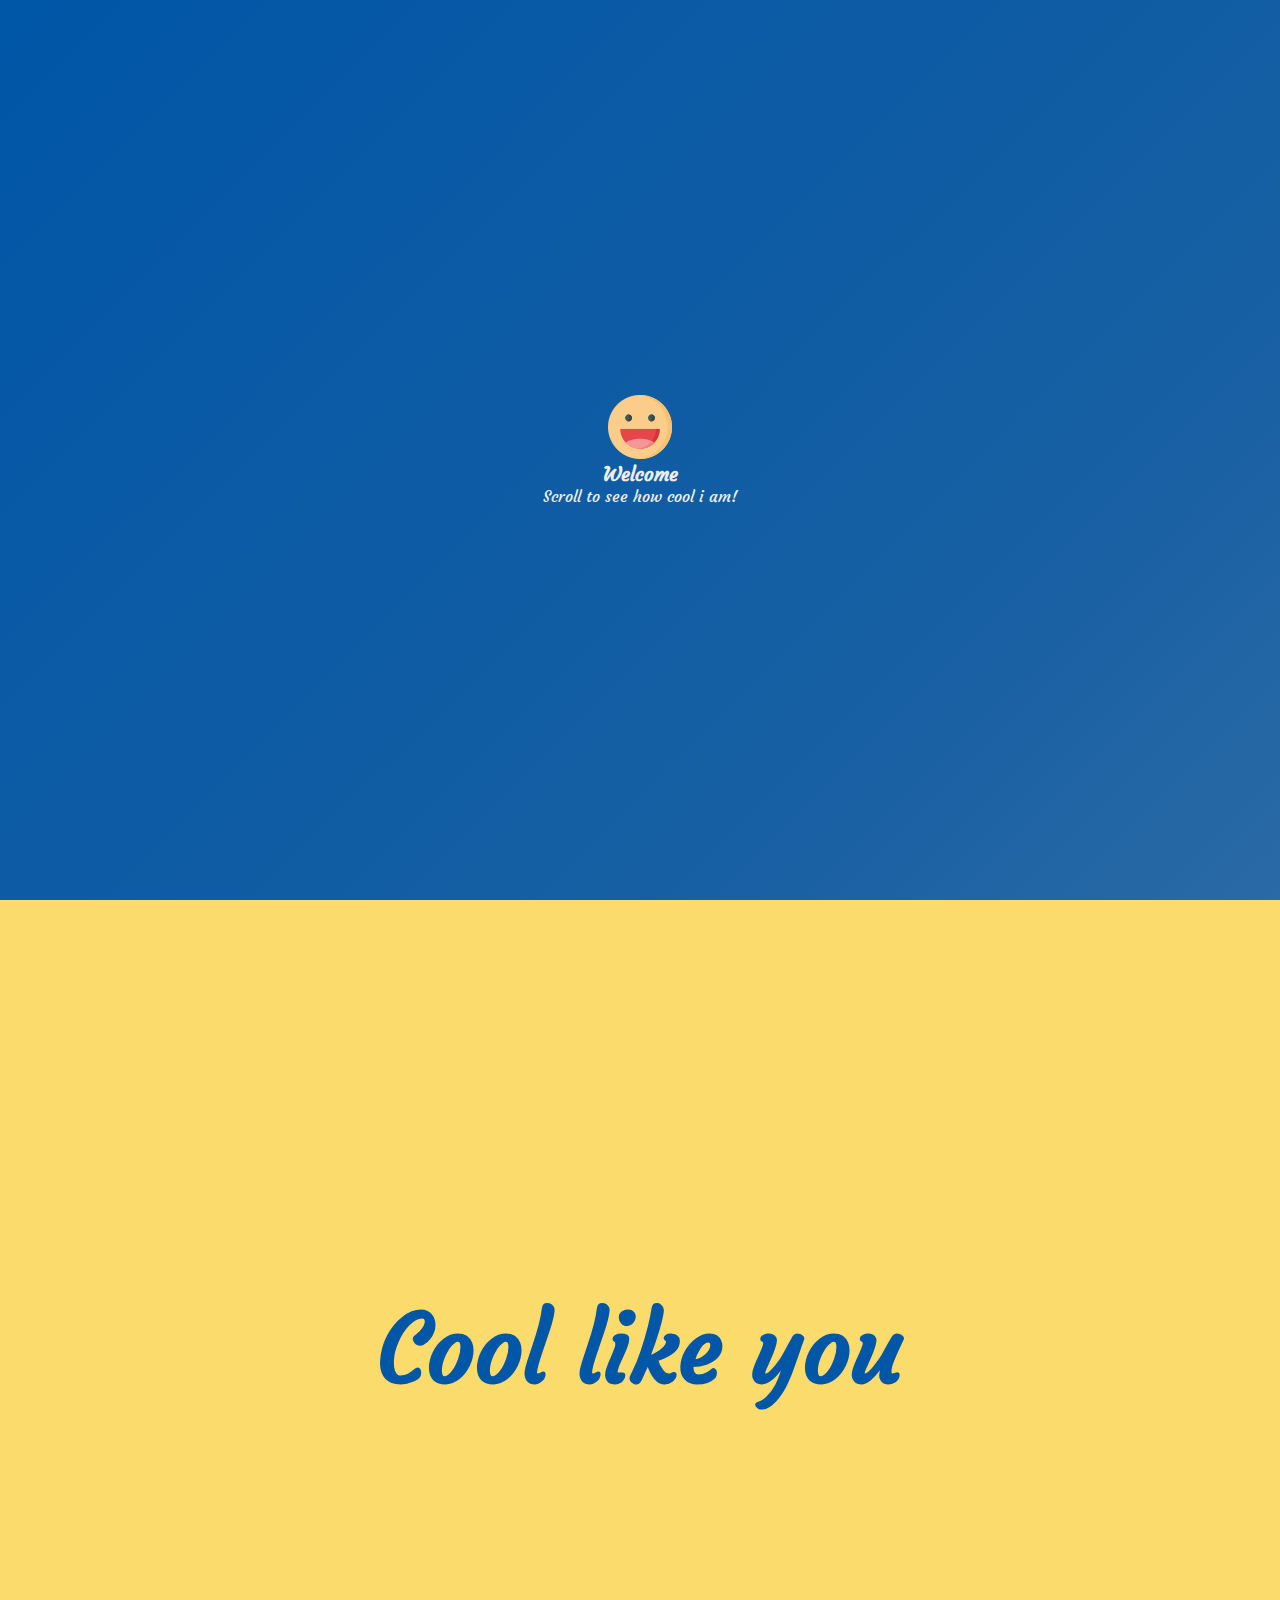
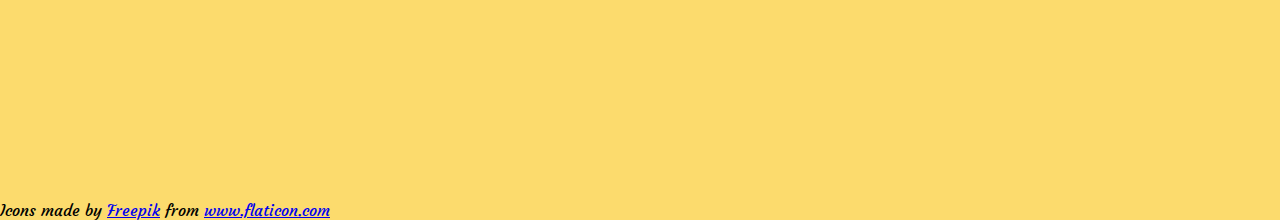
<file: ParallaxEffect-JS/index.html>
<!DOCTYPE html>
<html lang="fr">
<head>
    <meta charset="UTF-8">
    <meta name="viewport" content="width=device-width, initial-scale=1.0">
    <title>Carousel</title>

    <!-- Fichiers CSS -->
    <link rel="stylesheet" href="https://maxst.icons8.com/vue-static/landings/line-awesome/line-awesome/1.3.0/css/line-awesome.min.css">
    <link rel="stylesheet" href="css/styles.css">
</head>
<body>
    <main>
      <header>
        <div class="container">
          <img src="images/smile.png" alt="">
          <h3>Welcome</h3>
          <p>Scroll to see how cool i am!</p>
        </div>
      </header>
    
      <section>
        <h3>Cool like you</h3>
      </section>
      <footer>
        <div>Icons made by <a href="https://www.freepik.com" title="Freepik">Freepik</a> from <a href="https://www.flaticon.com/" title="Flaticon">www.flaticon.com</a></div>
      </footer>
    </main>
    <!-- Fichiers JS -->
    <script src="js/scripts.js"></script>
</body>
</html>
</file>
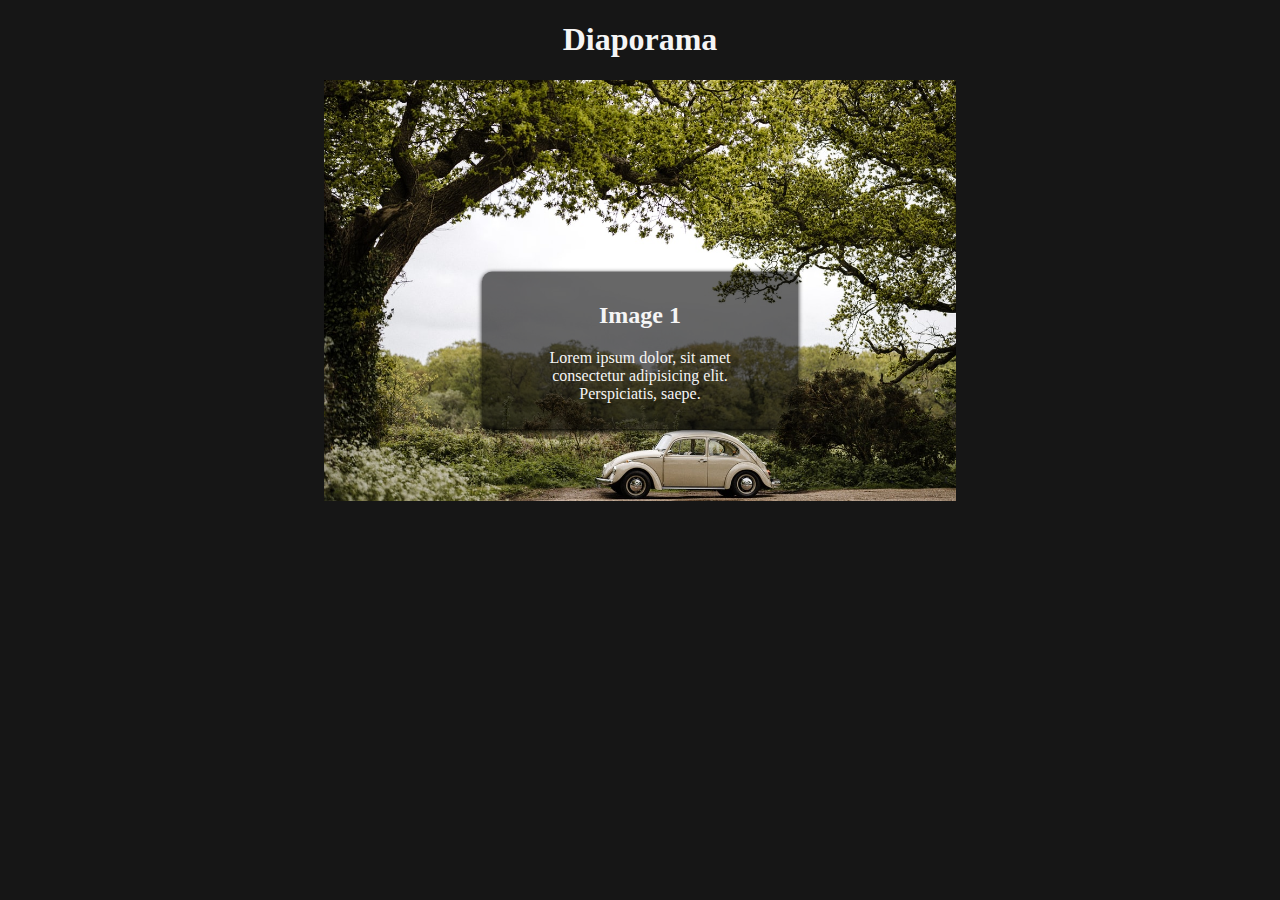
<file: SliderJS/index.html>
<!DOCTYPE html>
<html lang="fr">
<head>
    <meta charset="UTF-8">
    <meta name="viewport" content="width=device-width, initial-scale=1.0">
    <title>Carousel</title>

    <!-- Fichiers CSS -->
    <link rel="stylesheet" href="https://maxst.icons8.com/vue-static/landings/line-awesome/line-awesome/1.3.0/css/line-awesome.min.css">
    <link rel="stylesheet" href="css/styles.css">
</head>
<body>
    <main>
        <h1>Diaporama</h1>

        <!-- Conteneur principal de tout le diaporama -->
        <div class="diapo">
            <!-- Conteneur des "diapos" -->
            <div class="elements">
                <!-- Première diapo -->
                <div class="element active">
                    <img src="images/index-slide01.jpg" alt="Image 1">
                    <div class="caption">
                        <h2>Image 1</h2>
                        <p>Lorem ipsum dolor, sit amet consectetur adipisicing elit. Perspiciatis, saepe.</p>
                    </div>
                </div>
                <!-- Deuxième diapo -->
                <div class="element">
                    <img src="images/index-slide02.jpg" alt="Image 2">
                    <div class="caption">
                        <h2>Image 2</h2>
                        <p>Lorem ipsum dolor, sit amet consectetur adipisicing elit. Perspiciatis, saepe.</p>
                    </div>
                </div>
                <!-- Troisième diapo -->
                <div class="element">
                    <img src="images/index-slide03.jpg" alt="Image 3">
                    <div class="caption">
                        <h2>Image 3</h2>
                        <p>Lorem ipsum dolor, sit amet consectetur adipisicing elit. Perspiciatis, saepe.</p>
                    </div>
                </div>
                <!-- Quatrième diapo -->
                <div class="element">
                    <img src="images/index-slide04.jpg" alt="Image 4">
                    <div class="caption">
                        <h2>Image 4</h2>
                        <p>Lorem ipsum dolor, sit amet consectetur adipisicing elit. Perspiciatis, saepe.</p>
                    </div>
                </div>
            </div>
            <!-- Flèches de navigation -->
            <i id="nav-gauche" class="las la-chevron-left"></i>
            <i id="nav-droite" class="las la-chevron-right"></i>
        </div>
    </main>
    <!-- Fichiers JS -->
    <script src="js/scripts.js"></script>
</body>
</html>
</file>
<file: ParallaxEffect-JS/css/styles.css>
@import url("https://fonts.googleapis.com/css?family=Courgette:400,700&display=swap");
* {
  margin: 0;
  padding: 0;
  box-sizing: border-box;
}

body {
  background: linear-gradient(135deg, #0056a7, #165fa3, #477aaa);
  font-family: "Courgette", cursive;
}

header {
  display: flex;
  justify-content: center;
  align-items: center;
  flex-direction: column;
  position: relative;
  height: 100vh;
  color: #eee;
  z-index: -1;
  text-align: center;
  animation: fadeIn 1.5s ease-in-out;
}

section {
  display: flex;
  align-items: center;
  justify-content: center;
  z-index: 1;
  height: 100vh;
  font-size: 5rem;
  background: #fcdb6d;
  color: #0056a7;
}

footer {
  background:#fcdb6d;
}

.animate-me {
  animation: bounceIn 3s ease-in-out;
}

@keyframes fadeIn {
  from {
    opacity: 0;
  }
  to {
    opacity: 1;
  }
}

@keyframes bounceIn {
  0% {
    transform: scale(0.1);
    opacity: 0;
  }
  60% {
    transform: scale(1.2);
    opacity: 1;
  } 
  100% {
    transform: scale(1);
  }
}
</file>
<file: SliderJS/css/styles.css>
body {
  background-color: #161616;
  color: #f5f5f5;
}

h1 {
  text-align: center;
}

.diapo {
  position: relative;
  overflow: hidden;
  width: 50%;
  margin: auto;
}

/*- Positionnement des flèches -*/
#nav-droite, #nav-gauche {
  position: absolute;
  top: 50%;
  transform: translateY(-50%);
  color: #f5f5f5;
  font-size: 3em;
}

#nav-droite {
  right: 20px;
}

#nav-gauche {
  left: 20px;
}

/*- Gestion des élements -*/
.elements {
  display: flex;
  transition: 1s linear;
}

.element {
  flex: 1 0 100%;
  position: relative;
}

.element > img {
  width: 100%;
}

.caption {
  position: absolute;
  bottom: 0%;
  left: 50%;
  transform: translate(-50%, -50%);
  text-align: center;
  background-color: rgba(2, 2, 2, 0.6);;
  padding: 10px 30px;
  border-radius: 10px;
  box-shadow: 0px 2px 5px #000000;
}
</file>
